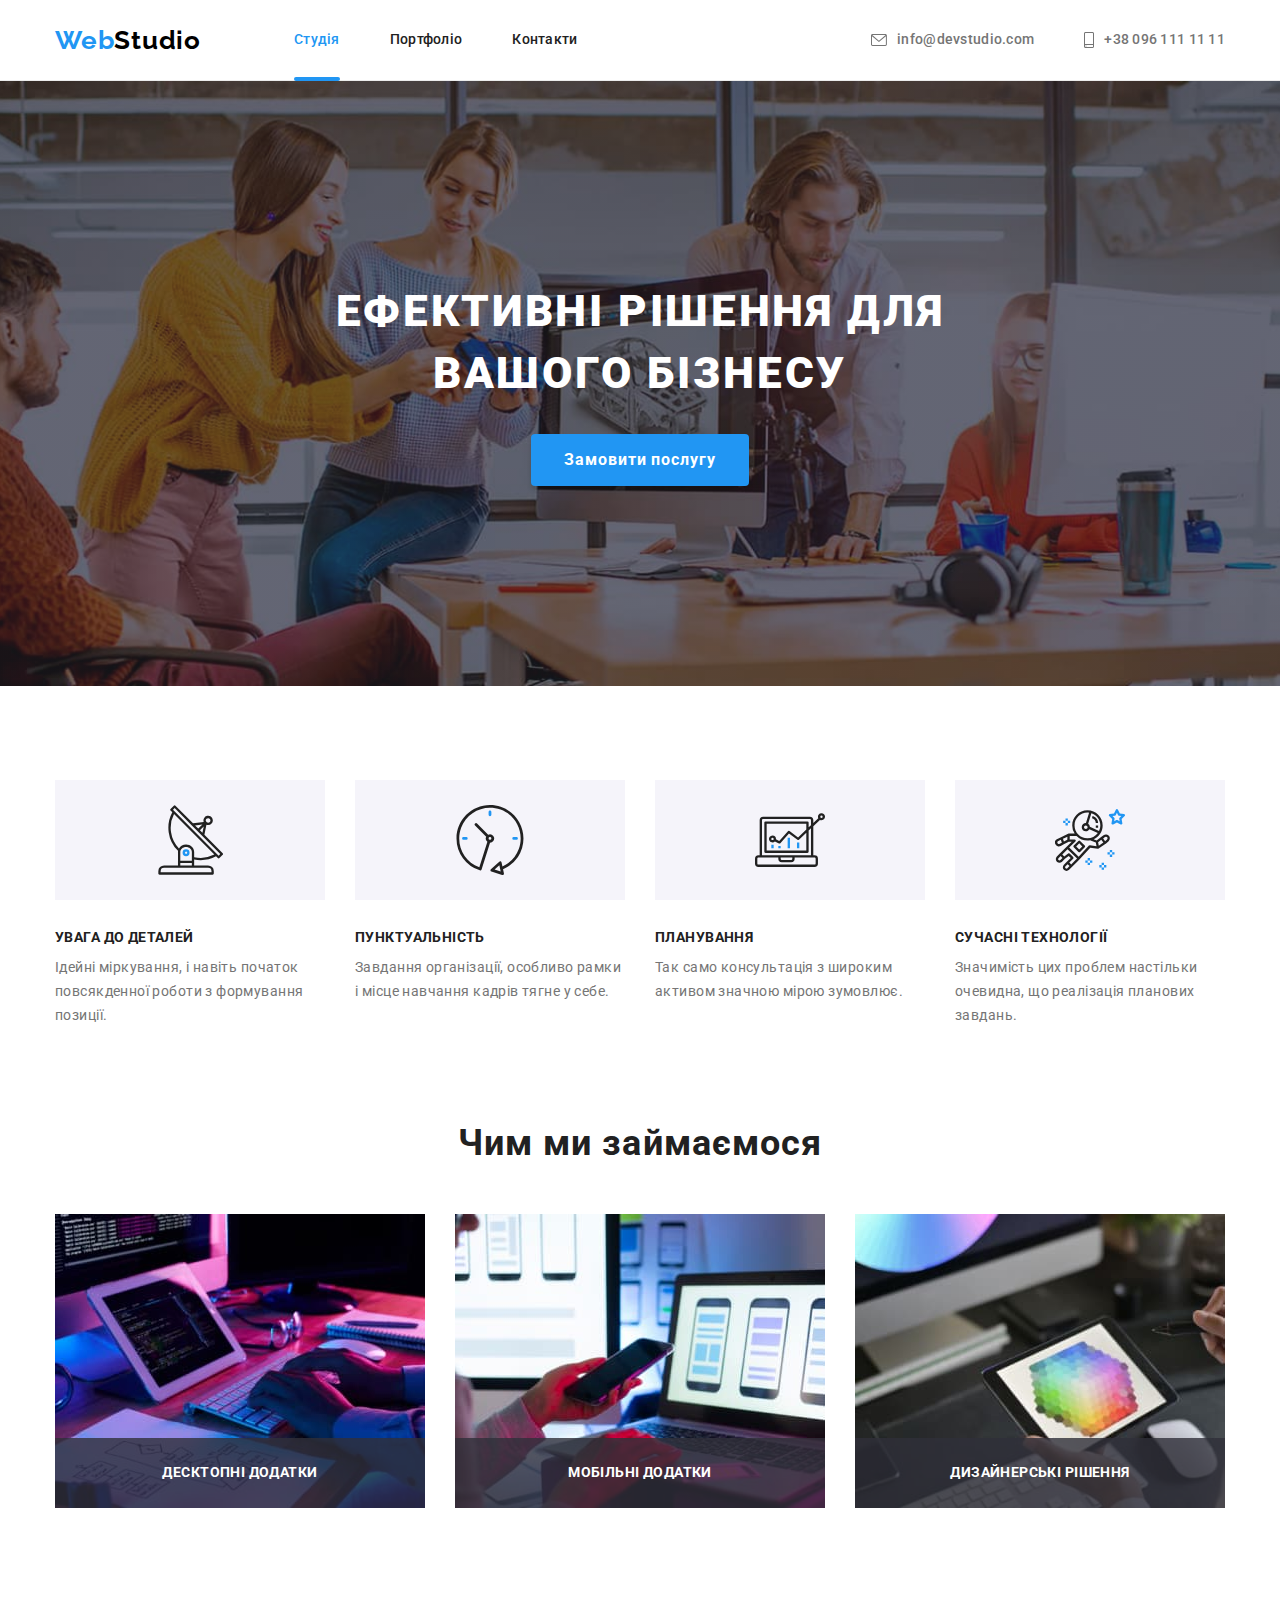
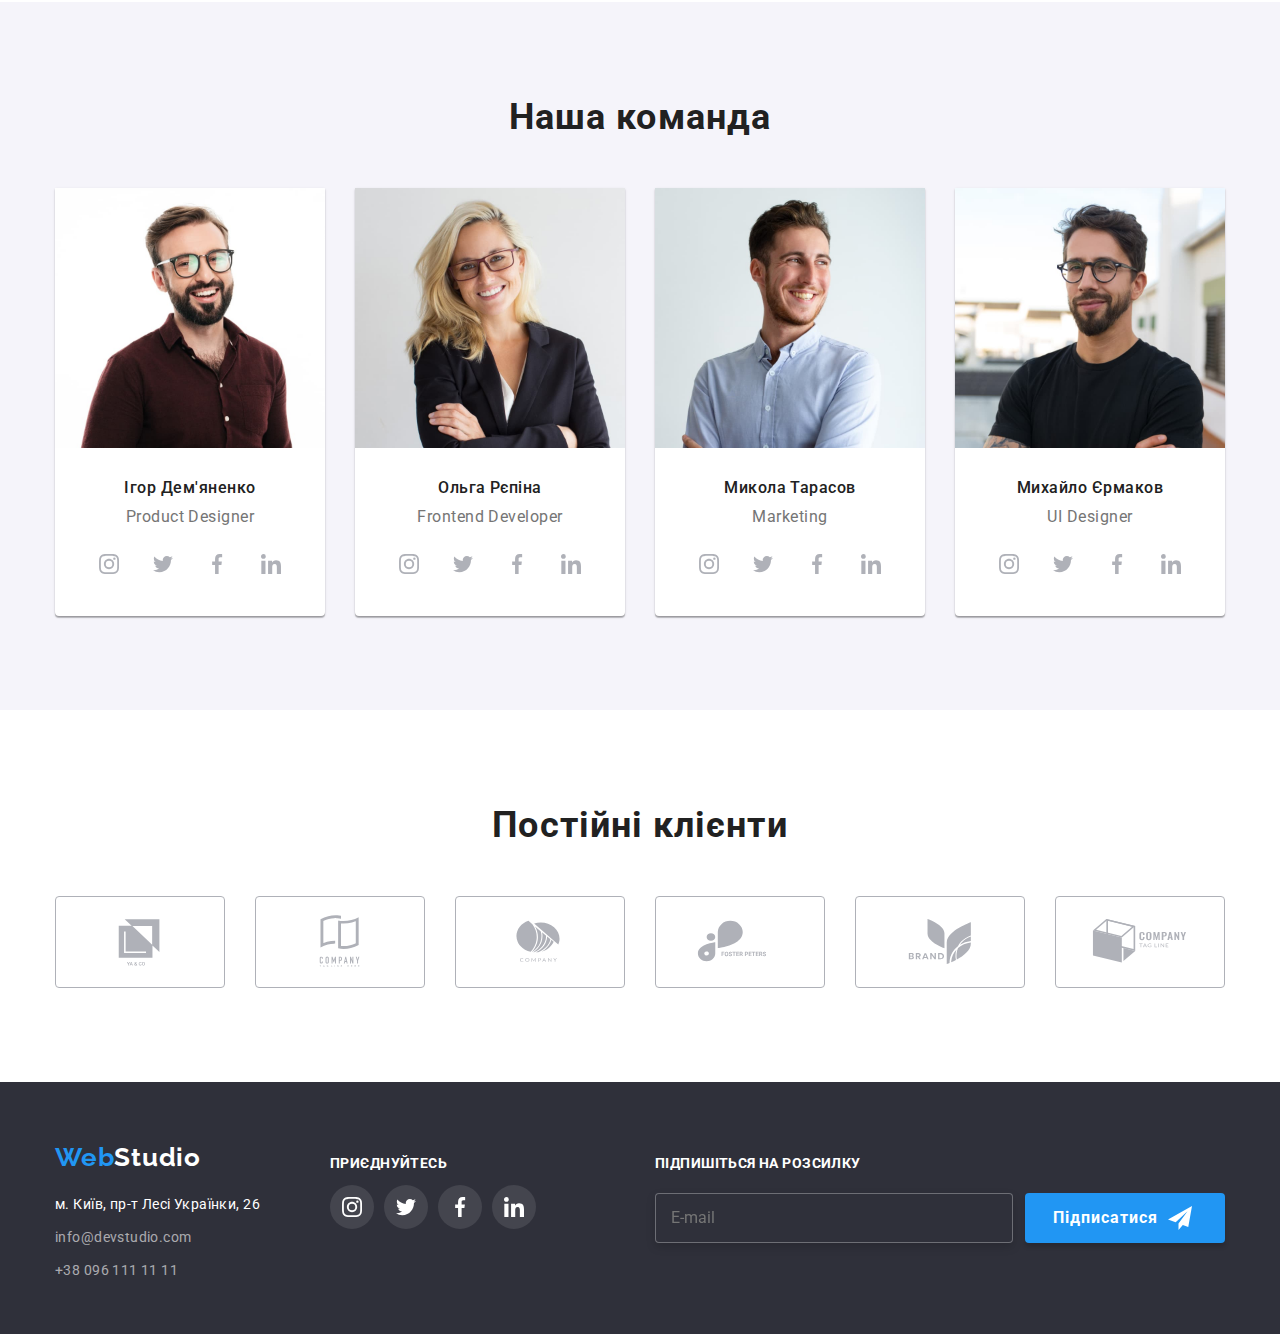
<file: index.html>
<!DOCTYPE html>
<html lang="uk">
  <head>
    <meta charset="UTF-8" />
    <meta http-equiv="X-UA-Compatible" content="IE=edge" />
    <meta name="viewport" content="width=device-width, initial-scale=1.0" />
    <title>Студія</title>
    <link
      href="https://fonts.googleapis.com/css2?family=Raleway:wght@700&family=Roboto:wght@400;500;700;900&display=swap"
      rel="stylesheet"
    />
    <link
      rel="stylesheet"
      href="https://cdnjs.cloudflare.com/ajax/libs/modern-normalize/1.1.0/modern-normalize.min.css"
    />
    <link rel="stylesheet" href="./css/main.min.css" />
  </head>
  <body>
    <!-- Хедер -->
    <header class="header">
      <div class="container header__container">
        <a href="./index.html" class="link logo"
          ><span class="logo__aссent">Web</span><span class="header__logo">Studio</span></a
        >
        <nav>
          <ul class="site-nav list">
            <li><a href="./index.html" class="link site-nav__link site-nav__link--current">Студія</a></li>
            <li><a href="./portfolio.html" class="link site-nav__link site-nav__link--next">Портфоліо</a></li>
            <li><a href="" class="link site-nav__link site-nav__link--next">Контакти</a></li>
          </ul>
        </nav>
        <ul class="auth-nav list">
          <li>
            <a href="mailto:info@devstudio.com" class="link auth-nav__contacts"
              >
              <svg class="auth-nav__icon" width="16" height="12">
                <use href="./img/icons.svg#icon-mail"></use>
              </svg>info@devstudio.com</a
            >
          </li>
          <li>
            <a href="tel:+380961111111" class="link auth-nav__contacts">
              <svg class="auth-nav__icon" width="10" height="16">
                <use href="./img/icons.svg#icon-phone"></use>
              </svg>+38 096 111 11 11</a>
          </li>
        </ul>
      </div>
    </header>
    <main>
      <!-- Герой -->
      <section class="hero">
        <div class="gradient">
          <div class="container">
            <h1 class="hero__title">Ефективні рішення для вашого бізнесу</h1>
            <button data-modal-open class="booking" type="button">Замовити послугу</button>
          </div>
        </div>
      </section>
      <!-- Преимущества -->
      <section class="section">
        <div class="container">
          <h2 class="hidden">Переваги</h2>
          <ul class="list advantage-list">
            <li class="advantage-list__item">
              <div class="picture-box">
                <svg class="icon-picture" width="65" heigyt="70">
                  <use href="./img/icons.svg#icon-antenna"></use>
                </svg>
              </div>
              <h3 class="advantage-list__title">Увага до деталей</h3>
              <p class="advantage-list__text">
                Ідейні міркування, і навіть початок повсякденної роботи з формування позиції.
              </p>
            </li>
            <li class="advantage-list__item">
              <div class="picture-box">
                <svg width="70" height="70">
                  <use href="./img/icons.svg#icon-clock"></use>
                </svg>
              </div>
              <h3 class="advantage-list__title">Пунктуальність</h3>
              <p class="advantage-list__text">
                Завдання організації, особливо рамки і місце навчання кадрів тягне у себе.
              </p>
            </li>
            <li class="advantage-list__item">
              <div class="picture-box">
                <svg width="70" height="70">
                  <use href="./img/icons.svg#icon-diagram"></use>
                </svg>
              </div>
              <h3 class="advantage-list__title">Планування</h3>
              <p class="advantage-list__text">
                Так само консультація з широким активом значною мірою зумовлює.
              </p>
            </li>
            <li class="advantage-list__item">
              <div class="picture-box">
                <svg width="70" height="70">
                  <use href="./img/icons.svg#icon-astronaut"></use>
                </svg>
              </div>
              <h3 class="advantage-list__title">Сучасні технології</h3>
              <p class="advantage-list__text">
                Значимість цих проблем настільки очевидна, що реалізація планових завдань.
              </p>
            </li>
          </ul>
        </div>
      </section>
      <!-- Чем мы занимаемся -->
      <section class="process">
        <div class="container">
          <h2 class="secondary-title">Чим ми займаємося</h2>
          <ul class="list process__list">
            <li>
              <div class="process-box">
                <img src="./img/img1.jpg" alt="написання коду" width="370" />
                <p class="process-box__title">Десктопні додатки</p>
              </div>
            </li>
            <li>
              <div class="process-box">
                <img src="./img/box2.jpg" alt="розробка додатків" width="370" />
                <p class="process-box__title">Мобільні додатки</p>
              </div>
            </li>
            <li>
              <div class="process-box">
                <img src="./img/box3.jpg" alt="рішення для дизайну" width="370" />
                <p class="process-box__title">Дизайнерські рішення</p>
              </div>
            </li>
          </ul>
        </div>
      </section>
      <!-- Фото и контакты команды -->
      <section class="section team">
        <div class="container">
          <h2 class="secondary-title">Наша команда</h2>
          <ul class="list team__list">
            <li class="team__item">
              <img src="./img/igor.jpg" alt="фото Ігор Дем'яненко" width="270" />
              <div class="team-box">
                <h3 class="team-box__name">Ігор Дем'яненко</h3>
                <p class="team-box__position" lang="en">Product Designer</p>
              </div>
              <ul class="social">
                <li><a href="" aria-label="інстаграм" class="social__link">
                  <svg class="social__icon" width="20" height="20">
                    <use href="./img/icons.svg#icon-instagram"></use>
                  </svg>
                </a></li>
                <li><a href="" aria-label="твітер" class="social__link">
                  <svg class="social__icon" width="20" height="20">
                    <use href="./img/icons.svg#icon-twitter"></use>
                  </svg>
                </a></li>
                <li><a href="" aria-label="фейсбук" class="social__link">
                  <svg class="social__icon" width="20" height="20">
                    <use href="./img/icons.svg#icon-facebook"></use>
                  </svg>
                </a></li>
                <li><a href="" aria-label="лінкедін" class="social__link">
                  <svg class="social__icon" width="20" height="20">
                    <use href="./img/icons.svg#icon-linkedin"></use>
                  </svg>
                </a></li>
              </ul>
            </li>
            <li class="team__item">
              <img src="./img/olga.jpg" alt="фото Ольга Рєпіна" width="270" />
              <div class="team-box">
                <h3 class="team-box__name">Ольга Рєпіна</h3>
                <p class="team-box__position" lang="en">Frontend Developer</p>
              </div>
              <ul class="social">
                <li><a href="" aria-label="інстаграм" class="social__link">
                  <svg class="social__icon" width="20" height="20">
                    <use href="./img/icons.svg#icon-instagram"></use>
                  </svg>
                </a></li>
                <li><a href="" aria-label="твітер" class="social__link">
                  <svg class="social__icon" width="20" height="20">
                    <use href="./img/icons.svg#icon-twitter"></use>
                  </svg>
                </a></li>
                <li><a href="" aria-label="фейсбук" class="social__link">
                  <svg class="social__icon" width="20" height="20">
                    <use href="./img/icons.svg#icon-facebook"></use>
                  </svg>
                </a></li>
                <li><a href="" aria-label="лінкедін" class="social__link">
                  <svg class="social__icon" width="20" height="20">
                    <use href="./img/icons.svg#icon-linkedin"></use>
                  </svg>
                </a></li>
              </ul>
            </li>
            <li class="team__item">
              <img src="./img/nik.jpg" alt="фото Микола Тарасов" width="270" />
              <div class="team-box">
                <h3 class="team-box__name">Микола Тарасов</h3>
                <p class="team-box__position" lang="en">Marketing</p>
              </div>
              <ul class="social">
                <li><a href="" aria-label="інстаграм" class="social__link">
                  <svg class="social__icon" width="20" height="20">
                    <use href="./img/icons.svg#icon-instagram"></use>
                  </svg>
                </a></li>
                <li><a href="" aria-label="твітер" class="social__link">
                  <svg class="social__icon" width="20" height="20">
                    <use href="./img/icons.svg#icon-twitter"></use>
                  </svg>
                </a></li>
                <li><a href="" aria-label="фейсбук" class="social__link">
                  <svg class="social__icon" width="20" height="20">
                    <use href="./img/icons.svg#icon-facebook"></use>
                  </svg>
                </a></li>
                <li><a href="" aria-label="лінкедін" class="social__link">
                  <svg class="social__icon" width="20" height="20">
                    <use href="./img/icons.svg#icon-linkedin"></use>
                  </svg>
                </a></li>
              </ul>
            </li>
            <li class="team__item">
              <img src="./img/misha.jpg" alt="Михайло Єрмаков" width="270" />
              <div class="team-box">
                <h3 class="team-box__name">Михайло Єрмаков</h3>
                <p class="team-box__position" lang="en">UI Designer</p>
              </div>
              <ul class="social">
                <li><a href="" aria-label="інстаграм" class="social__link">
                  <svg class="social__icon" width="20" height="20">
                    <use href="./img/icons.svg#icon-instagram"></use>
                  </svg>
                </a></li>
                <li><a href="" aria-label="твітер" class="social__link">
                  <svg class="social__icon" width="20" height="20">
                    <use href="./img/icons.svg#icon-twitter"></use>
                  </svg>
                </a></li>
                <li><a href="" aria-label="фейсбук" class="social__link">
                  <svg class="social__icon" width="20" height="20">
                    <use href="./img/icons.svg#icon-facebook"></use>
                  </svg>
                </a></li>
                <li><a href="" aria-label="лінкедін" class="social__link">
                  <svg class="social__icon" width="20" height="20">
                    <use href="./img/icons.svg#icon-linkedin"></use>
                  </svg>
                </a></li>
              </ul>
            </li>
          </ul>
        </div>
      </section>
      <!-- Постоянные клиенты -->
      <section class="section">
        <div class="container">
          <h2 class="secondary-title">Постійні клієнти</h2>
          <ul class="clients list">
            <li>
              <a href="" class="clients__link">
                <svg class="clients__icon" width="106" height="60">
                  <use href="./img/icons.svg#icon-client1"></use>
                </svg>
              </a>
            </li>
            <li>
              <a href="" class="clients__link">
                <svg class="clients__icon" width="106" height="60">
                  <use href="./img/icons.svg#icon-client2"></use>
                </svg>
              </a>
            </li>
            <li>
              <a href="" class="clients__link">
                <svg class="clients__icon" width="106" height="60" width="106" height="60">
                  <use href="./img/icons.svg#icon-client3"></use>
                </svg>
              </a>
            </li>
            <li>
              <a href="" class="clients__link">
                <svg class="clients__icon" width="106" height="60">
                  <use href="./img/icons.svg#icon-client4"></use>
                </svg>
              </a>
            </li>
            <li>
              <a href="" class="clients__link">
                <svg class="clients__icon" width="106" height="60">
                  <use href="./img/icons.svg#icon-client5"></use>
                </svg>
              </a>
            </li>
            <li>
              <a href="" class="clients__link">
                <svg class="clients__icon" width="106" height="60">
                  <use href="./img/icons.svg#icon-client6"></use>
                </svg>
              </a>
            </li>
          </ul>
        </div>
      </section>
    </main>
    <!-- Футер -->
    <footer class="footer">
      <div class="container footer__container">
        <div class="address-box">
          <a href="./index.html" class="link logo">
            <span class="logo__aссent">Web</span><span class="footer__logo">Studio</span>
          </a>
          <address class="address">
            <p class="address__city">м. Київ, пр-т Лесі Українки, 26</p>
            <ul class="list">
              <li class="address__mail">
                <a href="mailto:info@devstudio.com" class="link footer-contacts">
                  info@devstudio.com
                </a>
              </li>
              <li>
                <a href="tel:+380961111111" class="link footer-contacts">
                  +38 096 111 11 11
                </a>
              </li>
            </ul>
          </address>
        </div>
        <!-- Иконки соцсетей футера -->
        <div class="footer-social">
          <strong class="join">Приєднуйтесь</strong>
          <ul class="footer-social__list">
            <li><a href="" aria-label="інстаграм" class="footer-social__link">
              <svg class="footer-social__icon" width="20" height="20">
                <use href="./img/icons.svg#icon-instagram"></use>
              </svg>
            </a></li>
            <li><a href="" aria-label="твітер" class="footer-social__link">
              <svg class="footer-social__icon" width="20" height="20">
                <use href="./img/icons.svg#icon-twitter"></use>
              </svg>
            </a></li>
            <li><a href="" aria-label="фейсбук" class="footer-social__link">
              <svg class="footer-social__icon" width="20" height="20">
                <use href="./img/icons.svg#icon-facebook"></use>
              </svg>
            </a></li>
            <li><a href="" aria-label="лінкедін" class="footer-social__link">
              <svg class="footer-social__icon" width="20" height="20">
                <use href="./img/icons.svg#icon-linkedin"></use>
              </svg>
            </a></li>
          </ul>
        </div>
        <div class="subscribe">
          <strong class="join">Підпишіться на розсилку</strong>
          <div class="subscribe__box">
            <form class="form" autocomplete="off">
              <label>
                <input class="form__input" name="email" type="email" placeholder="E-mail">
              </label>
            </form>
            <button class="subscribe__button" type="submit">
              <span class="subscribe__text">Підписатися</span>
              <svg width="24" height="24">
                <use href="./img/icons.svg#icon-telegram"></use>
              </svg>
            </button>
          </div>
        </div>
      </div>
    </footer>
    <!-- Модальное окно -->
    <div data-modal class="backdrop is-hidden">
      <div class="modal">
        <button data-modal-close class="close" type="button">
          <svg class="close__button" width="11" height="11">
            <use href="./img/icons.svg#icon-cross"></use>
          </svg>
        </button>
        <b class="modal__title">Залиште свої дані, ми вам передзвонимо</b>
        <form class="modal-form" autocomplete="off">
          <label class="modal-form__label">
            <span class="modal-form__text">Ім'я</span>
            <input class="modal-form__input" type="text" name="name">
            <svg class="modal-form__icon" width="12" height="12">
              <use href="./img/icons.svg#icon-name"></use>
            </svg>
          </label>
          <label class="modal-form__label">
            <span class="modal-form__text">Телефон</span>
            <input class="modal-form__input" type="tel" name="telephone">
            <svg class="modal-form__icon" width="13" height="13">
              <use href="./img/icons.svg#icon-call"></use>
            </svg>
          </label>
          <label class="modal-form__label">
            <span class="modal-form__text">Пошта</span>
            <input class="modal-form__input" type="email" name="email">
            <svg class="modal-form__icon" width="15" height="12">
              <use href="./img/icons.svg#icon-letter"></use>
            </svg>
          </label>
          <label class="modal-form__comment">
            <span class="modal-form__text">Коментар</span>
            <textarea class="modal-form__textarea" name="comment" placeholder="Введіть текст"></textarea>
          </label>
          <label class="checkbox">
            <input class="hidden" type="checkbox" name="checkbox">
            <span class="checkbox__icon"></span>
            <span class="checkbox__text">Погоджуюся з розсилкою та приймаю</span>
            <a class="checkbox__link" href="">Умови договору</a>
          </label>
        </form>
        <button class="send" type="submit"><span class="send__text">Відправити</span></button>
      </div>
    </div>
    <script src="./modal.js"></script>
  </body>
</html>
</file>
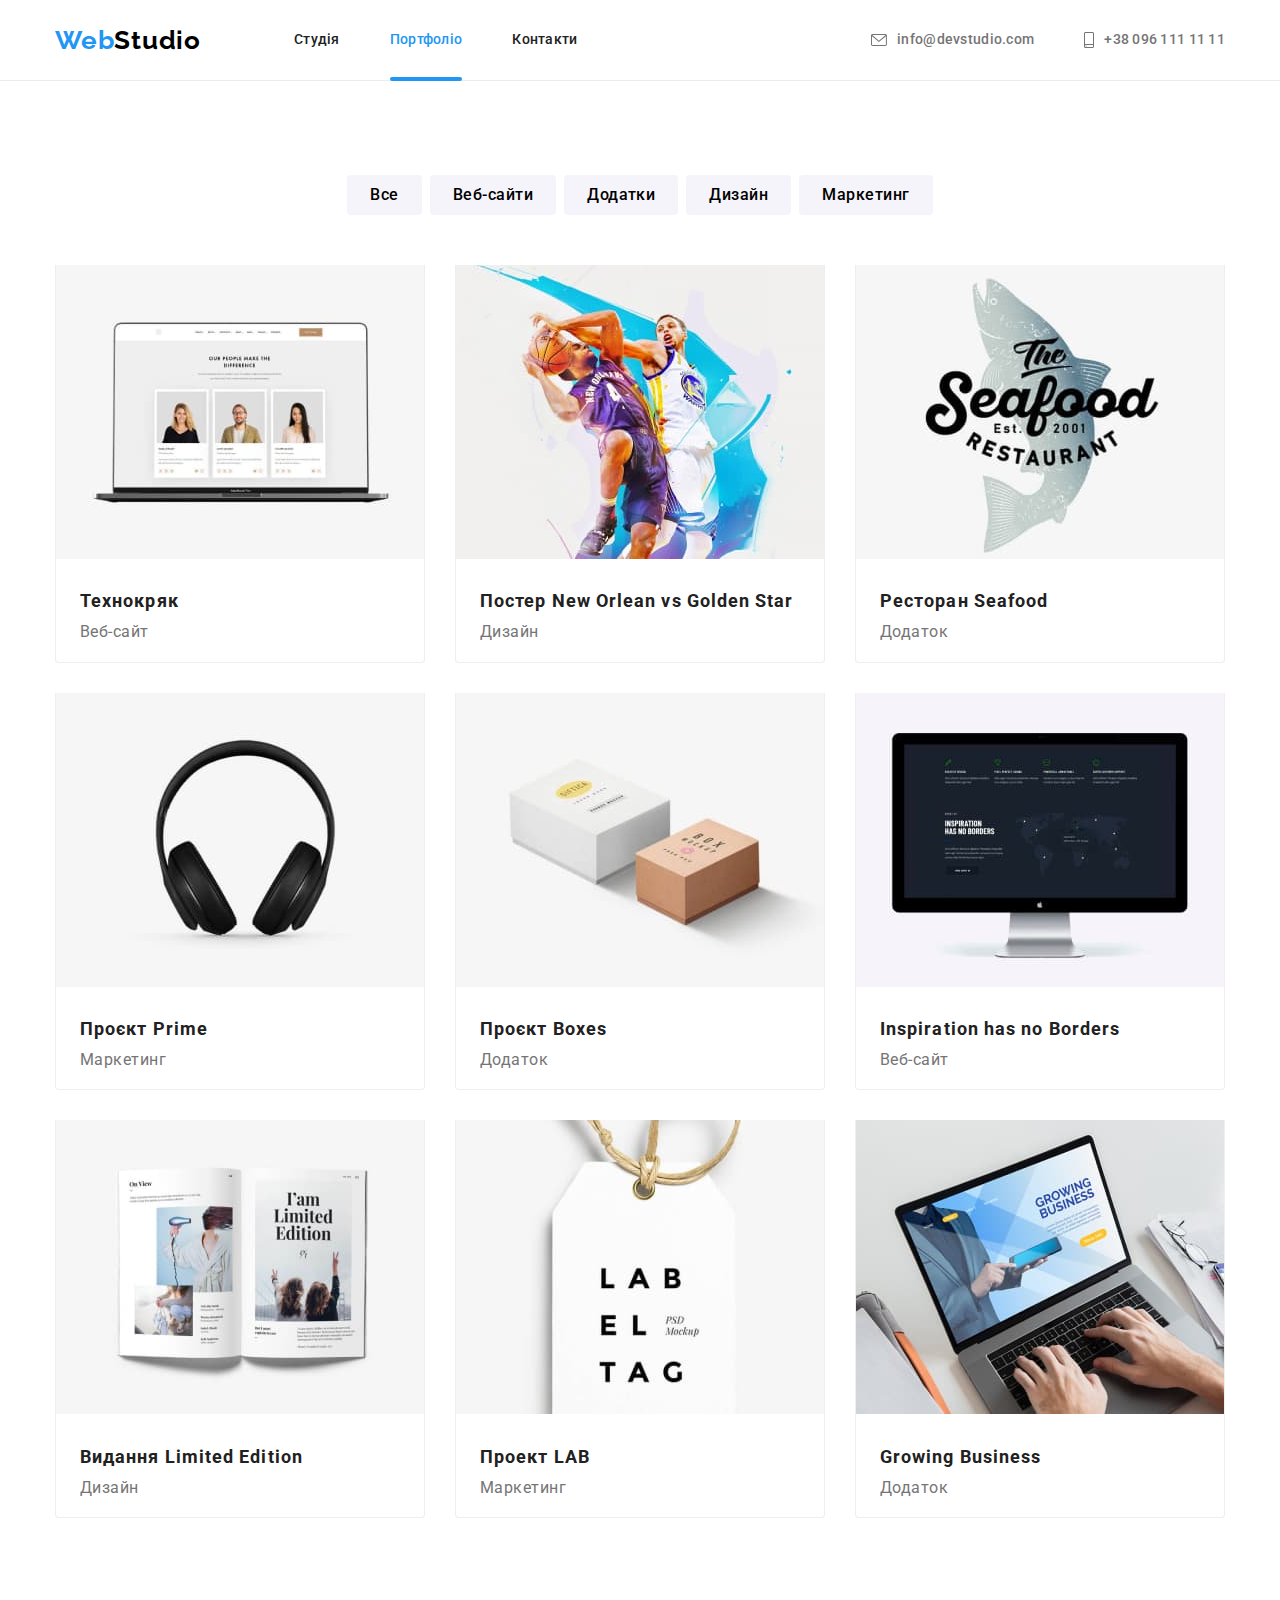
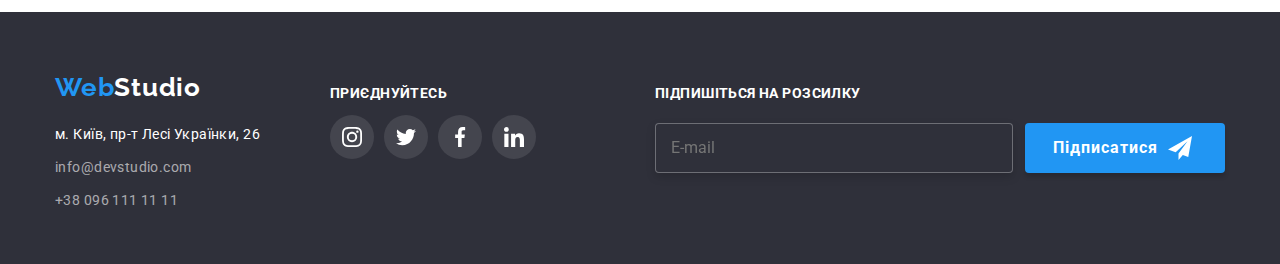
<file: portfolio.html>
<!DOCTYPE html>
<html lang="uk">
  <head>
    <meta charset="UTF-8" />
    <meta http-equiv="X-UA-Compatible" content="IE=edge" />
    <meta name="viewport" content="width=device-width, initial-scale=1.0" />
    <title>Портфоліо</title>
    <link
      href="https://fonts.googleapis.com/css2?family=Raleway:wght@700&family=Roboto:wght@400;500;700;900&display=swap"
      rel="stylesheet"
    />
    <link
      rel="stylesheet"
      href="https://cdnjs.cloudflare.com/ajax/libs/modern-normalize/1.1.0/modern-normalize.min.css"
    />
    <link rel="stylesheet" href="./css/portfolio.min.css" />
  </head>
  <body>
    <!-- Хедер -->
    <header class="header">
      <div class="container header__container">
        <a href="./index.html" class="link logo"
          ><span class="logo__aссent">Web</span><span class="header__logo">Studio</span></a
        >
        <nav>
          <ul class="site-nav list">
            <li class="item"><a href="./index.html" class="link site-nav__link site-nav__link--next">Студія</a></li>
            <li class="item"><a href="./portfolio.html" class="link site-nav__link site-nav__link--current">Портфоліо</a></li>
            <li class="item"><a href="" class="link site-nav__link site-nav__link--next">Контакти</a></li>
          </ul>
        </nav>
        <ul class="auth-nav list">
          <li>
            <a href="mailto:info@devstudio.com" class="link auth-nav__contacts"
              >
              <svg class="auth-nav__icon" width="16" height="12">
                <use href="./img/icons.svg#icon-mail"></use>
              </svg>info@devstudio.com</a
            >
          </li>
          <li>
            <a href="tel:+380961111111" class="link auth-nav__contacts">
              <svg class="auth-nav__icon" width="10" height="16">
                <use href="./img/icons.svg#icon-phone"></use>
              </svg>+38 096 111 11 11</a>
          </li>
        </ul>
      </div>
    </header>
    <!-- Герой -->
    <main>
      <section class="section">
        <div class="container">
          <h1 class="hidden">Приклади робіт</h1>
          <ul class="list filter">
            <li class="filter__item"><button class="filter__button" type="button">Все</button></li>
            <li class="filter__item"><button class="filter__button" type="button">Веб-сайти</button></li>
            <li class="filter__item"><button class="filter__button" type="button">Додатки</button></li>
            <li class="filter__item"><button class="filter__button" type="button">Дизайн</button></li>
            <li class="filter__item"><button class="filter__button" type="button">Маркетинг</button></li>
          </ul>
          <ul class="list cards">
            <li class="cards__item">
              <a href="" class="link cards__link">
                <div class="hidden-box">
                  <img src="./img/portfolio1.jpg" alt="відчинений ноутбук" width="370" />
                  <p class="hidden-box__text">Ресурс пропонує комплексні пропозиції з різним рівнем функціоналу та сервісів. Все це дозволить відвідувачу отримати вичерпні відомості про компанію чи приватну особу.</p>
                </div>
                <div class="card-box">
                  <h2 class="card-box__title">Технокряк</h2>
                  <p class="card-box__text">Веб-сайт</p>
                </div>
              </a>
            </li>
            <li class="cards__item">
              <a href="" class="link cards__link">
                <div class="hidden-box">
                  <img src="./img/portfolio2.jpg" alt="гра в баскетбол" width="370" />
                  <p class="hidden-box__text">Ресурс пропонує комплексні пропозиції з різним рівнем функціоналу та сервісів. Все це дозволить відвідувачу отримати вичерпні відомості про компанію чи приватну особу.</p>
                </div>
                <div class="card-box">
                  <h2 class="card-box__title">Постер <span lang="en">New Orlean vs Golden Star</span></h2>
                  <p class="card-box__text">Дизайн</p>
                </div>
              </a>
            </li>
            <li class="cards__item">
              <a href="" class="link cards__link">
                <div class="hidden-box">
                  <img src="./img/portfolio3.jpg" alt="постер ресторану" width="370" />
                  <p class="hidden-box__text">Ресурс пропонує комплексні пропозиції з різним рівнем функціоналу та сервісів. Все це дозволить відвідувачу отримати вичерпні відомості про компанію чи приватну особу.</p>
                </div>
                <div class="card-box">
                  <h2 class="card-box__title">Ресторан <span lang="en">Seafood</span></h2>
                  <p class="card-box__text">Додаток</p>
                </div>
              </a>
            </li>
            <li class="cards__item">
              <a href="" class="link cards__link">
                <div class="hidden-box">
                  <img src="./img/portfolio4.jpg" alt="навушники" width="370" />
                  <p class="hidden-box__text">Ресурс пропонує комплексні пропозиції з різним рівнем функціоналу та сервісів. Все це дозволить відвідувачу отримати вичерпні відомості про компанію чи приватну особу.</p>
                </div>
                <div class="card-box">
                  <h2 class="card-box__title">Проєкт <span lang="en">Prime</span></h2>
                  <p class="card-box__text">Маркетинг</p>
                </div>
              </a>
            </li>
            <li class="cards__item">
              <a href="" class="link cards__link">
                <div class="hidden-box">
                  <img src="./img/portfolio5.jpg" alt="картонні коробки" width="370" />
                  <p class="hidden-box__text">Ресурс пропонує комплексні пропозиції з різним рівнем функціоналу та сервісів. Все це дозволить відвідувачу отримати вичерпні відомості про компанію чи приватну особу.</p>
                </div>
                <div class="card-box">
                  <h2 class="card-box__title">Проєкт <span lang="en">Boxes</span></h2>
                  <p class="card-box__text">Додаток</p>
                </div>
              </a>
            </li>
            <li class="cards__item">
              <a href="" class="link cards__link">
                <div class="hidden-box">
                  <img src="./img/portfolio6.jpg" alt="екран монітору" width="370" />
                  <p class="hidden-box__text">Ресурс пропонує комплексні пропозиції з різним рівнем функціоналу та сервісів. Все це дозволить відвідувачу отримати вичерпні відомості про компанію чи приватну особу.</p>
                </div>
                <div class="card-box">
                  <h2 class="card-box__title" lang="en">Inspiration has no Borders</h2>
                  <p class="card-box__text">Веб-сайт</p>
                </div>
              </a>
            </li>
            <li class="cards__item">
              <a href="" class="link cards__link">
                <div class="hidden-box">
                  <img src="./img/portfolio7.jpg" alt="відкрита книга" width="370" />
                  <p class="hidden-box__text">Ресурс пропонує комплексні пропозиції з різним рівнем функціоналу та сервісів. Все це дозволить відвідувачу отримати вичерпні відомості про компанію чи приватну особу.</p>
                </div>
                <div class="card-box">
                  <h2 class="card-box__title">Видання <span lang="en">Limited Edition</span></h2>
                  <p class="card-box__text">Дизайн</p>
                </div>
              </a>
            </li>
            <li class="cards__item">
              <a href="" class="link cards__link">
                <div class="hidden-box">
                  <img src="./img/portfolio8.jpg" alt="бірка" width="370" />
                  <p class="hidden-box__text">Ресурс пропонує комплексні пропозиції з різним рівнем функціоналу та сервісів. Все це дозволить відвідувачу отримати вичерпні відомості про компанію чи приватну особу.</p>
                </div>
              <div class="card-box">
                <h2 class="card-box__title">Проект <span lang="en">LAB</span></h2>
                <p class="card-box__text">Маркетинг</p>
              </div>
              </a>
            </li>
            <li class="cards__item">
              <a href="" class="link cards__link">
                <div class="hidden-box">
                  <img src="./img/portfolio9.jpg" alt="відчинений ноутбук" width="370" />
                  <p class="hidden-box__text">Ресурс пропонує комплексні пропозиції з різним рівнем функціоналу та сервісів. Все це дозволить відвідувачу отримати вичерпні відомості про компанію чи приватну особу.</p>
                </div>
                <div class="card-box">
                  <h2 class="card-box__title" lang="en">Growing Business</h2>
                  <p class="card-box__text">Додаток</p>
                </div>
              </a>
            </li>
          </ul>
        </div>
      </section>
    </main>
    <!-- Футер -->
    <footer class="footer">
      <div class="container footer__container">
        <div class="address-box">
          <a href="./index.html" class="link logo">
            <span class="logo__aссent">Web</span><span class="footer__logo">Studio</span>
          </a>
          <address class="address">
            <p class="address__city">м. Київ, пр-т Лесі Українки, 26</p>
            <ul class="list">
              <li class="address__mail">
                <a href="mailto:info@devstudio.com" class="link footer-contacts">
                  info@devstudio.com
                </a>
              </li>
              <li>
                <a href="tel:+380961111111" class="link footer-contacts">
                  +38 096 111 11 11
                </a>
              </li>
            </ul>
          </address>
        </div>
        <!-- Иконки соцсетей футера -->
        <div class="footer-social">
          <strong class="join">Приєднуйтесь</strong>
          <ul class="footer-social__list">
            <li><a href="" aria-label="інстаграм" class="footer-social__link">
              <svg class="footer-social__icon" width="20" height="20">
                <use href="./img/icons.svg#icon-instagram"></use>
              </svg>
            </a></li>
            <li><a href="" aria-label="твітер" class="footer-social__link">
              <svg class="footer-social__icon" width="20" height="20">
                <use href="./img/icons.svg#icon-twitter"></use>
              </svg>
            </a></li>
            <li><a href="" aria-label="фейсбук" class="footer-social__link">
              <svg class="footer-social__icon" width="20" height="20">
                <use href="./img/icons.svg#icon-facebook"></use>
              </svg>
            </a></li>
            <li><a href="" aria-label="лінкедін" class="footer-social__link">
              <svg class="footer-social__icon" width="20" height="20">
                <use href="./img/icons.svg#icon-linkedin"></use>
              </svg>
            </a></li>
          </ul>
        </div>
        <div class="subscribe">
          <strong class="join">Підпишіться на розсилку</strong>
          <div class="subscribe__box">
            <form class="form" autocomplete="off">
              <label>
                <input class="form__input" name="email" type="email" placeholder="E-mail">
              </label>
            </form>
            <button class="subscribe__button" type="submit">
              <span class="subscribe__text">Підписатися</span>
              <svg width="24" height="24">
                <use href="./img/icons.svg#icon-telegram"></use>
              </svg>
            </button>
          </div>
        </div>
      </div>
    </footer>
    
  </body>
</html>
</file>
<file: css/main.min.css>
body{font-family:"roboto",sans-serif;color:#212121}.link{text-decoration:none;margin:0;padding:0;transition:color 250ms cubic-bezier(0.4, 0, 0.2, 1)}.link:hover,.link:focus{color:#2196f3}.list{list-style:none;margin:0;padding:0}.section{padding-top:94px;padding-bottom:94px}.container{width:1200px;margin-left:auto;margin-right:auto;padding-left:15px;padding-right:15px}h1,h2,h3,h4,h5,h6,p{padding:0;margin:0}.hidden{position:absolute;width:1px;height:1px;margin:-1px;border:0;padding:0;white-space:nowrap;-webkit-clip-path:inset(100%);clip-path:inset(100%);clip:rect(0 0 0 0);overflow:hidden}.header{background-color:#fff;border-bottom:1px solid #ececec}.header__container{display:flex;align-items:center}.header__logo{color:#000}.site-nav{display:flex;margin-left:93px;-moz-column-gap:50px;column-gap:50px}.site-nav__link{position:relative;display:block;padding-top:32px;padding-bottom:32px;color:#212121;font-weight:500;font-size:14px;line-height:1.14;letter-spacing:.02em}.site-nav__link--current{color:#2196f3}.site-nav__link--next::after{transform:scale(0);transition:transform 250ms cubic-bezier(0.4, 0, 0.2, 1)}.site-nav__link--next:hover::after,.site-nav__link--next:focus::after{transform:scale(1)}.site-nav__link--current::after,.site-nav__link--next::after{content:"";position:absolute;display:block;height:4px;width:100%;left:0;bottom:-1px;background-color:#2196f3;border:rgba(0,0,0,0);border-radius:2px}.logo{font-family:"raleway";font-weight:700;font-size:26px;line-height:1.19;letter-spacing:.03em}.logo__aссent{color:#2196f3}.auth-nav{display:flex;margin-left:auto;-moz-column-gap:50px;column-gap:50px}.auth-nav__contacts{display:flex;align-items:center;color:#757575;font-weight:500;font-size:14px;line-height:1.14;letter-spacing:.02em}.auth-nav__icon{fill:currentColor;margin-right:10px}.hero{background-color:#2f303a;text-align:center}.hero__title{margin-left:auto;margin-right:auto;margin-bottom:30px;max-width:696px;font-weight:900;font-size:44px;line-height:1.4;letter-spacing:.06em;text-transform:uppercase;color:#fff}.gradient{max-width:1600px;padding-top:200px;padding-bottom:200px;margin-left:auto;margin-right:auto;background-position:center;background-repeat:no-repeat;background-size:cover;background-image:linear-gradient(to right, rgba(47, 48, 58, 0.4), rgba(47, 48, 58, 0.4)),url(../img/people.jpg)}.booking{background-color:#2196f3;color:#fff;font-family:inherit;font-weight:700;font-size:16px;line-height:1.88;letter-spacing:.06em;cursor:pointer;padding:10px 32px;border-radius:4px;min-width:216px;box-shadow:0px 4px 4px rgba(0,0,0,.15);border:1px solid rgba(0,0,0,0)}.advantage-list{display:flex;-moz-column-gap:30px;column-gap:30px}.advantage-list__item{width:calc((100% - 90px)/4);border-radius:4px}.advantage-list__title{font-weight:700;font-size:14px;line-height:1.14;letter-spacing:.03em;text-transform:uppercase;margin-bottom:10px}.advantage-list__text{font-size:14px;line-height:1.71;letter-spacing:.03em;color:#757575}.picture-box{display:flex;align-items:center;justify-content:center;margin-bottom:30px;height:120px;background-color:#f5f4fa}.secondary-title{font-weight:700;font-size:36px;line-height:1.17;text-align:center;letter-spacing:.03em;margin-bottom:50px}.process{padding-bottom:94px}.process__list{display:flex;justify-content:center;-moz-column-gap:30px;column-gap:30px}.process-box{position:relative}.process-box:before{content:"";position:absolute;left:0;bottom:0;width:100%;height:70px;background-color:rgba(47,48,58,.8)}.process-box__title{position:absolute;left:50%;bottom:27px;transform:translate(-50%);font-weight:700;font-size:14px;line-height:1.14;letter-spacing:.03em;text-transform:uppercase;color:#fff}img{display:block;max-width:100%;height:auto}.team{background-color:#f5f4fa}.team__list{display:flex;justify-content:center;-moz-column-gap:30px;column-gap:30px}.team__item{width:270px;text-align:center;background-color:#fff;box-shadow:0px 1px 3px rgba(0,0,0,.12),0px 1px 1px rgba(0,0,0,.14),0px 2px 1px rgba(0,0,0,.2);border-radius:0px 0px 4px 4px}.team-box{padding-top:30px;padding-bottom:16px}.team-box__name{margin-bottom:10px;font-weight:500;font-size:16px;line-height:1.19;letter-spacing:.03em}.team-box__position{font-size:16px;line-height:1.19;letter-spacing:.03em;color:#757575}.social{display:flex;justify-content:center;padding:0;margin-bottom:30px;list-style:none;-moz-column-gap:10px;column-gap:10px}.social__link{display:flex;align-items:center;justify-content:center;color:#afb1b8;width:44px;height:44px;border-radius:50%;transition:background-color 250ms cubic-bezier(0.4, 0, 0.2, 1)}.social__link:hover,.social__link:focus{background-color:#2196f3}.social__icon{fill:currentColor;transition:fill 250ms cubic-bezier(0.4, 0, 0.2, 1)}.social__link:hover .social__icon,.social__link:focus .social__icon{fill:#fff}.clients{display:flex;-moz-column-gap:30px;column-gap:30px}.clients__icon{fill:currentColor}.clients__link{display:flex;align-items:center;justify-content:center;width:170px;height:92px;color:#afb1b8;border:1px solid #afb1b8;border-radius:4px;transition:color 250ms cubic-bezier(0.4, 0, 0.2, 1),border 250ms cubic-bezier(0.4, 0, 0.2, 1)}.clients__link:hover,.clients__link:focus{color:#2196f3;border:1px solid #2196f3}.address-box{margin-right:70px}.footer{height:252px;background-color:#2f303a;padding-top:60px;padding-bottom:60px}.footer__container{display:flex}.footer__logo{color:#fff;font-family:"raleway";font-weight:700;font-size:26px;line-height:1.19;letter-spacing:.03em}.address{font-style:normal;font-size:14px;line-height:1.71;letter-spacing:.03em;margin-top:20px}.address__city{color:#fff;margin-bottom:9px}.address__mail{margin-bottom:9px}.footer-contacts{color:rgba(255,255,255,.6)}.footer-social{padding-top:12px}.footer-social__list{display:flex;align-items:center;list-style:none;padding:0;margin-top:12px;margin-bottom:0;-moz-column-gap:10px;column-gap:10px}.footer-social__icon{fill:#fff}.join{font-weight:700;font-size:14px;line-height:1.14;letter-spacing:.03em;text-transform:uppercase;color:#fff}.footer-social__link{display:flex;align-items:center;justify-content:center;background-color:rgba(255,255,255,.1);width:44px;height:44px;border-radius:50%;transition:background-color 250ms cubic-bezier(0.4, 0, 0.2, 1)}.footer-social__link:hover,.footer-social__link:focus{background-color:#2196f3}.subscribe{margin-left:auto;margin-top:12px}.subscribe__box{display:flex;margin-top:20px}.subscribe__button{display:flex;align-items:center;width:200px;padding-left:28px;box-shadow:0px 4px 4px rgba(0,0,0,.15);border-radius:4px;border:rgba(0,0,0,0);color:#fff;background-color:#2196f3;cursor:pointer}.subscribe__text{margin-right:10px;font-weight:700;font-size:16px;line-height:1.88;letter-spacing:.06em}.form{margin-right:12px}.form__input{display:block;height:50px;width:358px;padding:15px;color:#f5f5f5;background-color:#2f303a;border:1px solid rgba(255,255,255,.3);filter:drop-shadow(0px 4px 4px rgba(0, 0, 0, 0.15));border-radius:4px}.backdrop{position:fixed;top:0;left:0;width:100%;height:100%;opacity:1;transition:opacity 250ms cubic-bezier(0.4, 0, 0.2, 1);background-color:rgba(0,0,0,.2)}.backdrop.is-hidden{opacity:0;pointer-events:none}.modal{position:absolute;top:50%;left:50%;width:528px;height:581px;padding:40px;transform:translate(-50%, -50%) scale(0.9);transition:transform 250ms cubic-bezier(0.4, 0, 0.2, 1);background-color:#fff;border-radius:4px}.backdrop.is-hidden .modal{transform:translate(-50%, -50%) scale(1.1);transition:transform 250ms cubic-bezier(0.4, 0, 0.2, 1)}.modal__title{display:block;text-align:center;margin-bottom:30px;font-weight:700;font-size:20px;line-height:1.15;letter-spacing:.03em;color:#212121}.close{position:absolute;top:8px;right:8px;width:30px;height:30px;border:1px solid rgba(0,0,0,.1);border-radius:50%;background-color:#fff;cursor:pointer}.close__button{fill:currentColor;transition:fill 250ms cubic-bezier(0.4, 0, 0.2, 1)}.close:hover .close__button,.close:focus .close__button{fill:#2196f3}.modal-form{margin-bottom:30px}.modal-form__label{position:relative;display:block;margin-bottom:28px}.modal-form__text{position:absolute;top:-16px;left:0;font-size:12px;line-height:1.16;letter-spacing:.01em;color:#757575}.modal-form__input{width:100%;height:40px;padding:12px 12px 12px 42px;border:1px solid rgba(33,33,33,.2);border-radius:4px;transition:outline 250ms cubic-bezier(0.4, 0, 0.2, 1)}.modal-form__input:focus{outline:1px solid #2196f3}.modal-form__icon{position:absolute;top:50%;left:15px;transform:translateY(-50%);fill:currentColor;transition:fill 250ms cubic-bezier(0.4, 0, 0.2, 1)}.modal-form__label:focus-within .modal-form__icon{fill:#2196f3;transition:fill 250ms cubic-bezier(0.4, 0, 0.2, 1)}.modal-form__comment{position:relative;display:block;margin-bottom:20px}.modal-form__textarea{width:100%;height:120px;padding:12px 16px;resize:none;color:#757575;font-size:12px;line-height:1.14;letter-spacing:.01em;border:1px solid rgba(33,33,33,.2);border-radius:4px}.modal-form__textarea:focus{outline:1px solid #2196f3}.checkbox{display:flex;justify-content:center;align-items:center}.checkbox__icon{display:block;width:16px;height:15px;margin-right:8px;border:2px solid #212121;border-radius:4px;outline:none;transition:outline 250ms cubic-bezier(0.4, 0, 0.2, 1)}.checkbox__text{margin-right:2px;font-size:14px;line-height:1.71;letter-spacing:.03em;color:#757575}.checkbox__link{font-size:14px;line-height:1.71;letter-spacing:.03em;color:#2196f3}.hidden:focus+.checkbox__icon{outline:1px solid #2196f3}.hidden:checked+.checkbox__icon{border-color:#2196f3;background-color:#2196f3;background-image:url(../img/icon-check.svg);background-size:contain;background-origin:border-box}.send{display:block;margin-left:auto;margin-right:auto;width:200px;height:50px;box-shadow:0px 4px 4px rgba(0,0,0,.15);border-radius:4px;background-color:#2196f3;border-color:rgba(0,0,0,0);cursor:pointer}.send__text{color:#fff;font-weight:700;font-size:16px;line-height:1.88;letter-spacing:.06em}/*# sourceMappingURL=main.min.css.map */
</file>
<file: css/portfolio.min.css>
body{font-family:"roboto",sans-serif;color:#212121}.link{text-decoration:none;margin:0;padding:0;transition:color 250ms cubic-bezier(0.4, 0, 0.2, 1)}.link:hover,.link:focus{color:#2196f3}.list{list-style:none;margin:0;padding:0}.section{padding-top:94px;padding-bottom:94px}.container{width:1200px;margin-left:auto;margin-right:auto;padding-left:15px;padding-right:15px}h1,h2,h3,h4,h5,h6,p{padding:0;margin:0}.hidden{position:absolute;width:1px;height:1px;margin:-1px;border:0;padding:0;white-space:nowrap;-webkit-clip-path:inset(100%);clip-path:inset(100%);clip:rect(0 0 0 0);overflow:hidden}.header{background-color:#fff;border-bottom:1px solid #ececec}.header__container{display:flex;align-items:center}.header__logo{color:#000}.site-nav{display:flex;margin-left:93px;-moz-column-gap:50px;column-gap:50px}.site-nav__link{position:relative;display:block;padding-top:32px;padding-bottom:32px;color:#212121;font-weight:500;font-size:14px;line-height:1.14;letter-spacing:.02em}.site-nav__link--current{color:#2196f3}.site-nav__link--next::after{transform:scale(0);transition:transform 250ms cubic-bezier(0.4, 0, 0.2, 1)}.site-nav__link--next:hover::after,.site-nav__link--next:focus::after{transform:scale(1)}.site-nav__link--current::after,.site-nav__link--next::after{content:"";position:absolute;display:block;height:4px;width:100%;left:0;bottom:-1px;background-color:#2196f3;border:rgba(0,0,0,0);border-radius:2px}.logo{font-family:"raleway";font-weight:700;font-size:26px;line-height:1.19;letter-spacing:.03em}.logo__aссent{color:#2196f3}.auth-nav{display:flex;margin-left:auto;-moz-column-gap:50px;column-gap:50px}.auth-nav__contacts{display:flex;align-items:center;color:#757575;font-weight:500;font-size:14px;line-height:1.14;letter-spacing:.02em}.auth-nav__icon{fill:currentColor;margin-right:10px}.address-box{margin-right:70px}.footer{height:252px;background-color:#2f303a;padding-top:60px;padding-bottom:60px}.footer__container{display:flex}.footer__logo{color:#fff;font-family:"raleway";font-weight:700;font-size:26px;line-height:1.19;letter-spacing:.03em}.address{font-style:normal;font-size:14px;line-height:1.71;letter-spacing:.03em;margin-top:20px}.address__city{color:#fff;margin-bottom:9px}.address__mail{margin-bottom:9px}.footer-contacts{color:rgba(255,255,255,.6)}.footer-social{padding-top:12px}.footer-social__list{display:flex;align-items:center;list-style:none;padding:0;margin-top:12px;margin-bottom:0;-moz-column-gap:10px;column-gap:10px}.footer-social__icon{fill:#fff}.join{font-weight:700;font-size:14px;line-height:1.14;letter-spacing:.03em;text-transform:uppercase;color:#fff}.footer-social__link{display:flex;align-items:center;justify-content:center;background-color:rgba(255,255,255,.1);width:44px;height:44px;border-radius:50%;transition:background-color 250ms cubic-bezier(0.4, 0, 0.2, 1)}.footer-social__link:hover,.footer-social__link:focus{background-color:#2196f3}.subscribe{margin-left:auto;margin-top:12px}.subscribe__box{display:flex;margin-top:20px}.subscribe__button{display:flex;align-items:center;width:200px;padding-left:28px;box-shadow:0px 4px 4px rgba(0,0,0,.15);border-radius:4px;border:rgba(0,0,0,0);color:#fff;background-color:#2196f3;cursor:pointer}.subscribe__text{margin-right:10px;font-weight:700;font-size:16px;line-height:1.88;letter-spacing:.06em}.form{margin-right:12px}.form__input{display:block;height:50px;width:358px;padding:15px;color:#f5f5f5;background-color:#2f303a;border:1px solid rgba(255,255,255,.3);filter:drop-shadow(0px 4px 4px rgba(0, 0, 0, 0.15));border-radius:4px}.filter__button{display:inline-block;min-width:73px;padding:6px 22px;font-family:inherit;cursor:pointer;font-weight:500;font-size:16px;line-height:1.62;letter-spacing:.03em;border-radius:4px;border:1px solid rgba(0,0,0,0);background-color:#f5f4fa;transition:background-color 250ms cubic-bezier(0.4, 0, 0.2, 1),color 250ms cubic-bezier(0.4, 0, 0.2, 1),box-shadow 250ms cubic-bezier(0.4, 0, 0.2, 1)}.filter__button:hover,.filter__button:focus{background-color:#2196f3;color:#fff;box-shadow:0px 3px 1px rgba(0,0,0,.1),0px 1px 2px rgba(0,0,0,.08),0px 2px 2px rgba(0,0,0,.12)}.card-box{padding:20px 24px}.card-box__title{color:#212121;font-weight:700;font-size:18px;line-height:2;letter-spacing:.06em;margin-bottom:4px}.card-box__text{font-size:16px;ine-height:1.88;letter-spacing:.03em;color:#757575}.filter{display:flex;margin-bottom:50px;justify-content:center;-moz-column-gap:8px;column-gap:8px}.cards{display:flex;flex-wrap:wrap;gap:30px}.cards__item{width:370px;border-bottom:1px solid #eee;border-left:1px solid #eee;border-right:1px solid #eee;border-radius:0px 0px 4px 4px;transition:box-shadow 250ms cubic-bezier(0.4, 0, 0.2, 1)}.cards__item:hover{box-shadow:0px 1px 3px rgba(0,0,0,.12),0px 1px 1px rgba(0,0,0,.14),0px 2px 1px rgba(0,0,0,.2)}.hidden-box{position:relative;overflow:hidden}.hidden-box::before{position:absolute;left:0;top:100%;transition:transform 250ms cubic-bezier(0.4, 0, 0.2, 1);content:"";width:100%;height:100%;background-color:rgba(33,150,243,.9)}.cards__link:hover .hidden-box::before,.cards__link:focus .hidden-box::before{transform:translateY(-100%)}.hidden-box__text{position:absolute;top:100%;left:50%;transform:translate(-50%);transition:transform 250ms cubic-bezier(0.4, 0, 0.2, 1);padding:63px 24px;width:100%;height:100%;color:#fff;font-weight:400;font-size:18px;line-height:1.56;letter-spacing:.03em}.cards__link:hover .hidden-box__text,.cards__link:focus .hidden-box__text{transform:translate(-50%) translateY(-100%)}/*# sourceMappingURL=portfolio.min.css.map */
</file>
